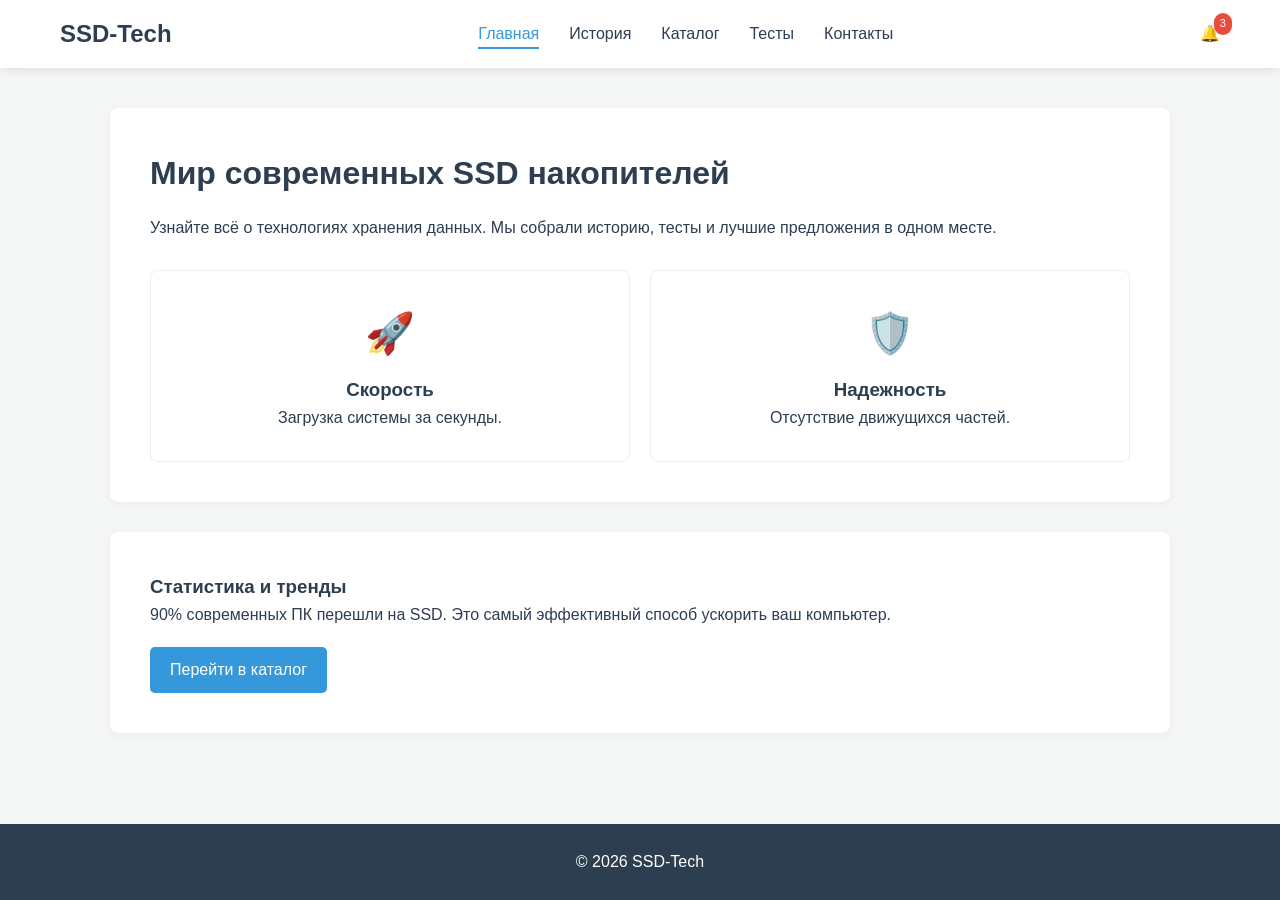
<file: index.html>
<!DOCTYPE html>
<html lang="ru">
<head>
    <meta charset="UTF-8">
    <meta name="viewport" content="width=device-width, initial-scale=1.0">
    <title>SSD Tech — Главная</title>
    <link rel="stylesheet" href="style.css">
</head>
<body>
    <header class="main-header">
        <div class="header-container">
            <div class="logo-wrapper"><span class="logo-text">SSD-Tech</span></div>
            <nav class="main-nav" id="navMenu">
                <ul>
                    <li><a href="index.html">Главная</a></li>
                    <li><a href="history.html">История</a></li>
                    <li><a href="catalog.html">Каталог</a></li>
                    <li><a href="performance.html">Тесты</a></li>
                    <li><a href="contacts.html">Контакты</a></li>
                </ul>
            </nav>
            <div class="notifications">
                <span>🔔</span><span class="badge">3</span>
            </div>
            <div class="burger-btn" onclick="toggleMenu()">
                <span></span><span></span><span></span>
            </div>
        </div>
    </header>

    <main class="content-container">
        <div class="content-block">
            <h2>Мир современных SSD накопителей</h2>
            <p>Узнайте всё о технологиях хранения данных. Мы собрали историю, тесты и лучшие предложения в одном месте.</p>
            
            <div class="card-section" style="margin-top: 30px;">
                <div class="ssd-card">
                    <div class="card-image">🚀</div>
                    <h3>Скорость</h3>
                    <p>Загрузка системы за секунды.</p>
                </div>
                <div class="ssd-card">
                    <div class="card-image">🛡️</div>
                    <h3>Надежность</h3>
                    <p>Отсутствие движущихся частей.</p>
                </div>
            </div>
        </div>

        <div class="content-block">
            <h3>Статистика и тренды</h3>
            <p style="margin-bottom: 20px;">90% современных ПК перешли на SSD. Это самый эффективный способ ускорить ваш компьютер.</p>
            <a href="catalog.html" class="btn-anim">Перейти в каталог</a>
        </div>
    </main>

    <footer class="main-footer">
        <p>© 2026 SSD-Tech</p>
    </footer>

    <script src="script.js"></script>
</body>
</html>
</file>
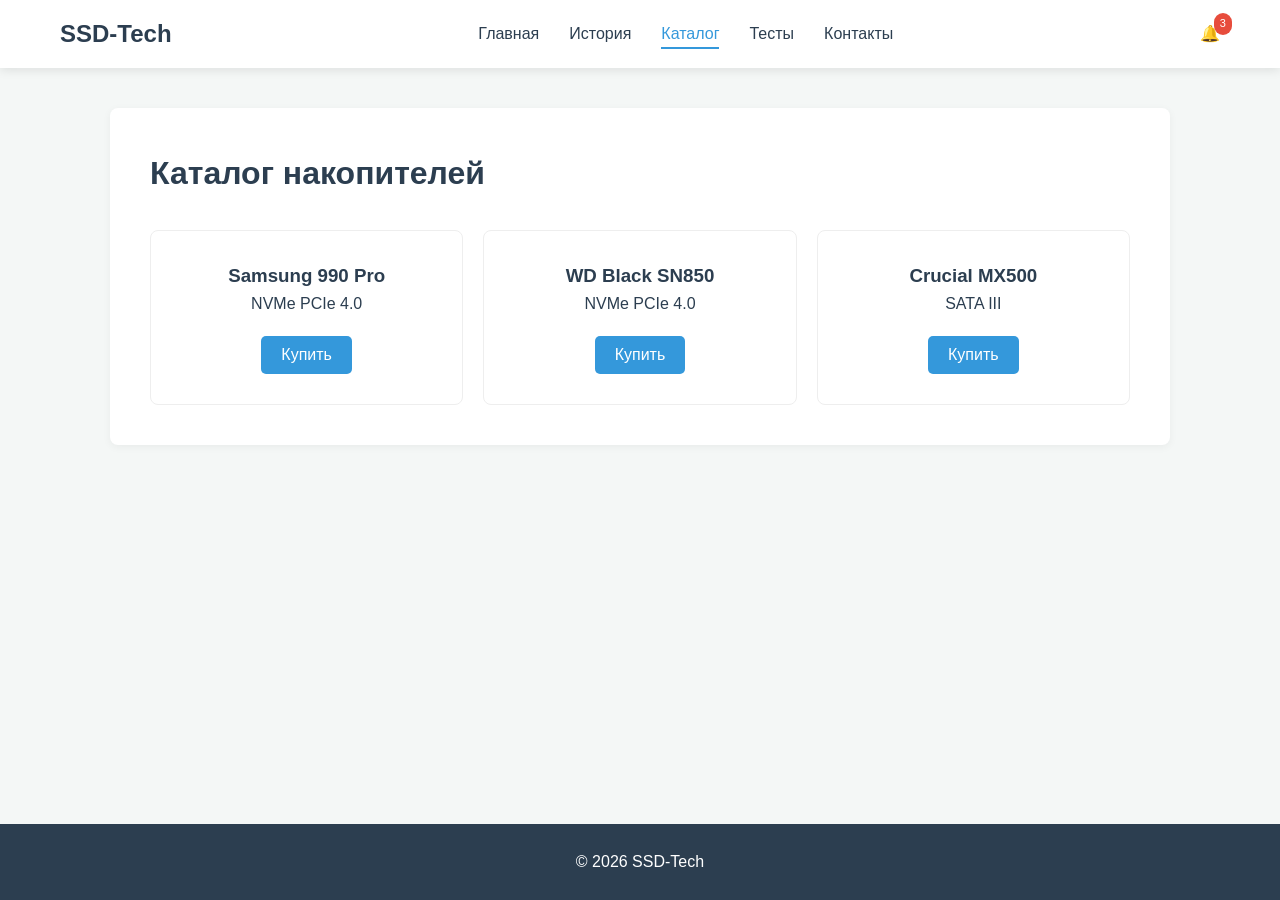
<file: catalog.html>
<!DOCTYPE html>
<html lang="ru">
<head>
    <meta charset="UTF-8">
    <meta name="viewport" content="width=device-width, initial-scale=1.0">
    <title>SSD Tech — Каталог</title>
    <link rel="stylesheet" href="style.css">
</head>
<body>
    <header class="main-header">
        <div class="header-container">
            <div class="logo-wrapper"><span class="logo-text">SSD-Tech</span></div>
            <nav class="main-nav" id="navMenu">
                <ul>
                    <li><a href="index.html">Главная</a></li>
                    <li><a href="history.html">История</a></li>
                    <li><a href="catalog.html">Каталог</a></li>
                    <li><a href="performance.html">Тесты</a></li>
                    <li><a href="contacts.html">Контакты</a></li>
                </ul>
            </nav>
            <div class="notifications">
                <span>🔔</span><span class="badge">3</span>
            </div>
            <div class="burger-btn" onclick="toggleMenu()">
                <span></span><span></span><span></span>
            </div>
        </div>
    </header>

    <main class="content-container">
        <div class="content-block">
            <h2>Каталог накопителей</h2>
            
            <div class="card-section" style="margin-top: 30px;">
                <div class="ssd-card">
                    <h3>Samsung 990 Pro</h3>
                    <p>NVMe PCIe 4.0</p>
                    <button class="btn-anim" style="margin-top: 20px;">Купить</button>
                </div>
                <div class="ssd-card">
                    <h3>WD Black SN850</h3>
                    <p>NVMe PCIe 4.0</p>
                    <button class="btn-anim" style="margin-top: 20px;">Купить</button>
                </div>
                <div class="ssd-card">
                    <h3>Crucial MX500</h3>
                    <p>SATA III</p>
                    <button class="btn-anim" style="margin-top: 20px;">Купить</button>
                </div>
            </div>
        </div>
    </main>

    <footer class="main-footer">
        <p>© 2026 SSD-Tech</p>
    </footer>

    <script src="script.js"></script>
</body>
</html>
</file>
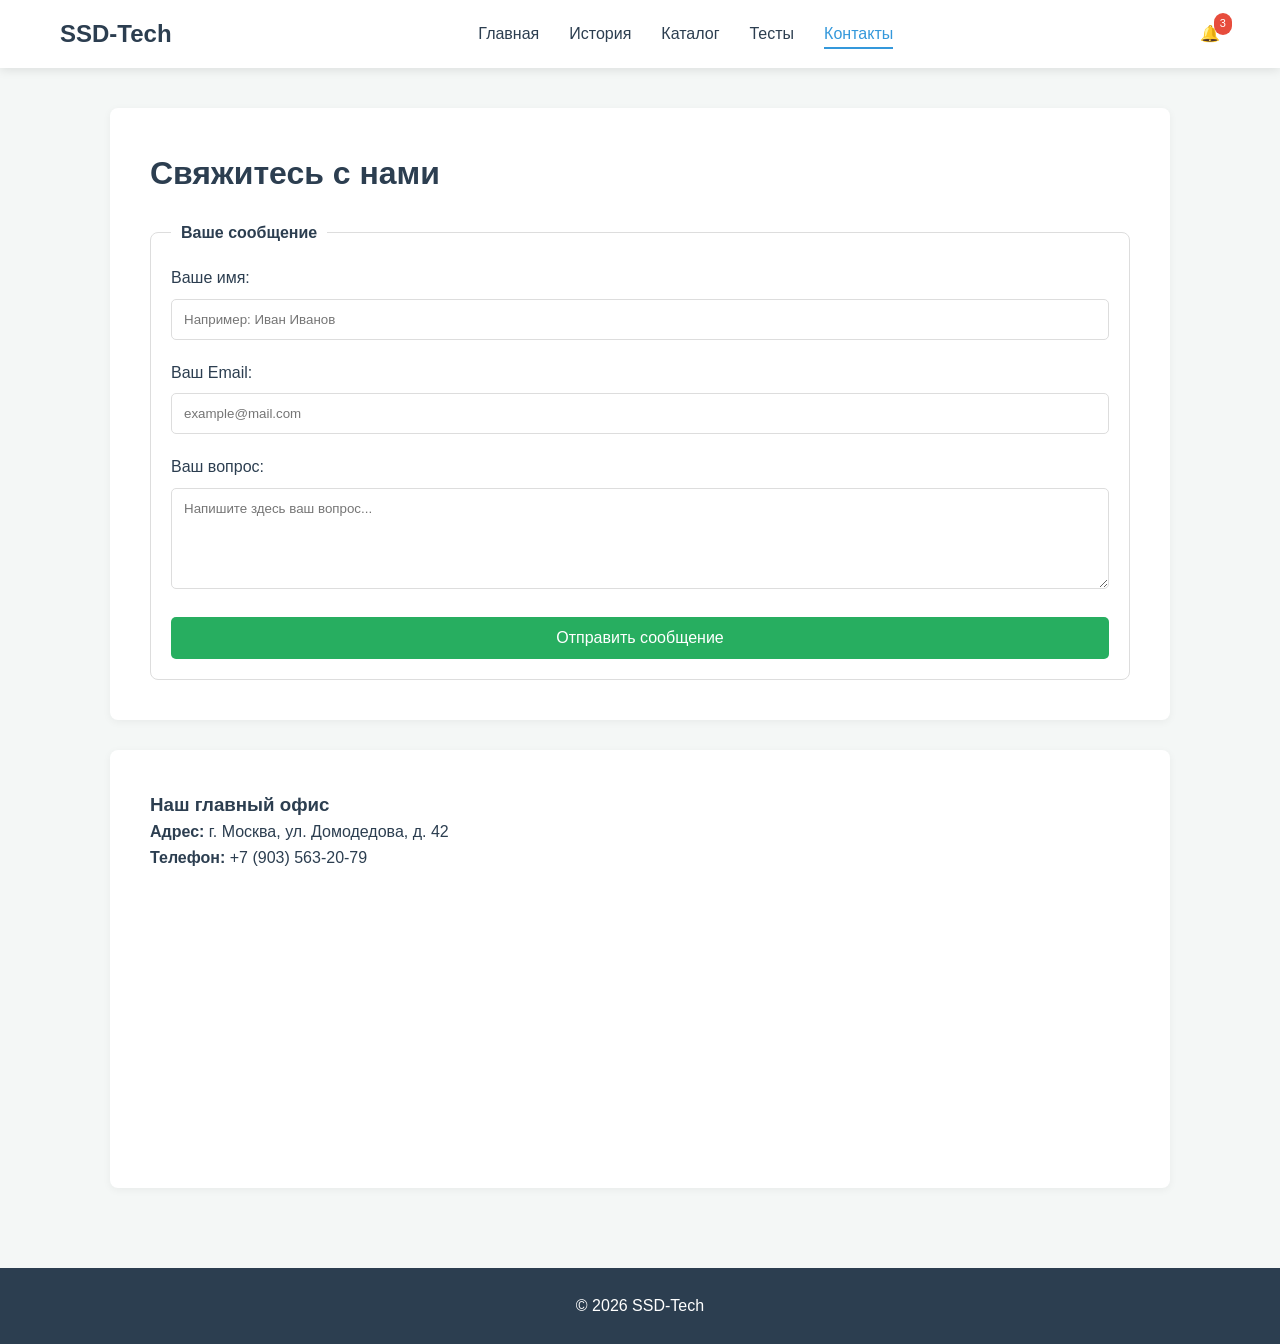
<file: contacts.html>
<!DOCTYPE html>
<html lang="ru">
<head>
    <meta charset="UTF-8">
    <meta name="viewport" content="width=device-width, initial-scale=1.0">
    <title>SSD Tech — Контакты</title>
    <link rel="stylesheet" href="style.css">
</head>
<body>
    <header class="main-header">
        <div class="header-container">
            <div class="logo-wrapper"><span class="logo-text">SSD-Tech</span></div>
            <nav class="main-nav" id="navMenu">
                <ul>
                    <li><a href="index.html">Главная</a></li>
                    <li><a href="history.html">История</a></li>
                    <li><a href="catalog.html">Каталог</a></li>
                    <li><a href="performance.html">Тесты</a></li>
                    <li><a href="contacts.html">Контакты</a></li>
                </ul>
            </nav>
            <div class="notifications">
                <span>🔔</span><span class="badge">3</span>
            </div>
            <div class="burger-btn" onclick="toggleMenu()">
                <span></span><span></span><span></span>
            </div>
        </div>
    </header>

    <main class="content-container">
        <div class="content-block">
            <h2>Свяжитесь с нами</h2>
            <fieldset style="border: 1px solid #ddd; padding: 20px; border-radius: 8px; margin-top: 20px;">
                <legend style="padding: 0 10px; font-weight: bold;">Ваше сообщение</legend>
                <form id="contactForm">
                    <div class="form-group">
                        <label>Ваше имя:</label>
                        <input type="text" id="userName" placeholder="Например: Иван Иванов" required>
                    </div>
                    <div class="form-group">
                        <label>Ваш Email:</label>
                        <input type="email" id="userEmail" placeholder="example@mail.com" required>
                    </div>
                    <div class="form-group">
                        <label>Ваш вопрос:</label>
                        <textarea rows="5" id="userMsg" placeholder="Напишите здесь ваш вопрос..." required></textarea>
                    </div>
                    <button type="submit" class="btn-green">Отправить сообщение</button>
                </form>
            </fieldset>
        </div>

        <div class="content-block">
            <h3>Наш главный офис</h3>
            <p><strong>Адрес:</strong> г. Москва, ул. Домодедова, д. 42</p>
            <p style="margin-bottom: 20px;"><strong>Телефон:</strong> +7 (903) 563-20-79</p>
            <iframe src="https://www.google.com/maps/embed?pb=!1m18!1m12!1m3!1d2245.1!2d37.6!3d55.7!2m3!1f0!2f0!3f0!3m2!1i1024!2i768!4f13.1!3m3!1m2!1s0x0%3A0x0!2zNTXCsDQyJzAwLjAiTiAzN8KwMzYnMDAuMCJF!5e0!3m2!1sru!2sru!4v123456789" width="100%" height="250" style="border:0; border-radius: 8px;" allowfullscreen="" loading="lazy"></iframe>
        </div>
    </main>

    <footer class="main-footer">
        <p>© 2026 SSD-Tech</p>
    </footer>

    <script src="script.js"></script>
</body>
</html>
</file>
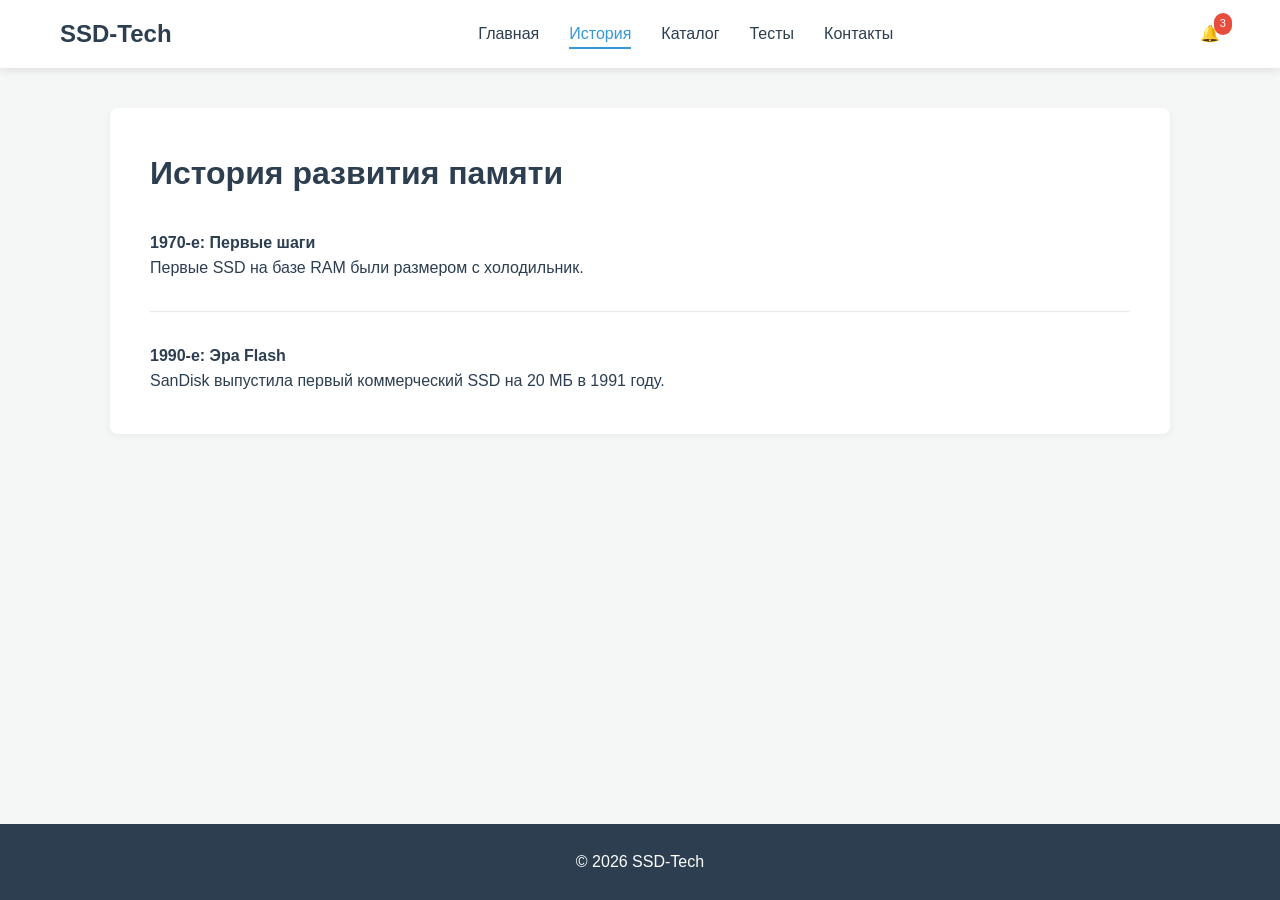
<file: history.html>
<!DOCTYPE html>
<html lang="ru">
<head>
    <meta charset="UTF-8">
    <meta name="viewport" content="width=device-width, initial-scale=1.0">
    <title>SSD Tech — История</title>
    <link rel="stylesheet" href="style.css">
</head>
<body>
    <header class="main-header">
        <div class="header-container">
            <div class="logo-wrapper"><span class="logo-text">SSD-Tech</span></div>
            <nav class="main-nav" id="navMenu">
                <ul>
                    <li><a href="index.html">Главная</a></li>
                    <li><a href="history.html">История</a></li>
                    <li><a href="catalog.html">Каталог</a></li>
                    <li><a href="performance.html">Тесты</a></li>
                    <li><a href="contacts.html">Контакты</a></li>
                </ul>
            </nav>
            <div class="notifications">
                <span>🔔</span><span class="badge">3</span>
            </div>
            <div class="burger-btn" onclick="toggleMenu()">
                <span></span><span></span><span></span>
            </div>
        </div>
    </header>

    <main class="content-container">
        <div class="content-block">
            <h2>История развития памяти</h2>
            
            <div style="margin-top: 30px;">
                <h4>1970-е: Первые шаги</h4>
                <p>Первые SSD на базе RAM были размером с холодильник.</p>
                <hr style="margin: 30px 0; opacity: 0.2;">
                
                <h4>1990-е: Эра Flash</h4>
                <p>SanDisk выпустила первый коммерческий SSD на 20 МБ в 1991 году.</p>
            </div>
        </div>
    </main>

    <footer class="main-footer">
        <p>© 2026 SSD-Tech</p>
    </footer>

    <script src="script.js"></script>
</body>
</html>
</file>
<file: style.css>
:root {
    --primary: #2c3e50;
    --accent: #3498db;
    --success: #27ae60;
    --bg: #f4f7f6;
    --white: #ffffff;
    --transition: all 0.3s ease;
}

* {
    box-sizing: border-box;
    margin: 0;
    padding: 0;
}

body {
    font-family: 'Segoe UI', Tahoma, Geneva, Verdana, sans-serif;
    background-color: var(--bg);
    color: var(--primary);
    line-height: 1.6;
    display: flex;
    flex-direction: column;
    min-height: 100vh;
}

.main-header {
    background-color: var(--white);
    box-shadow: 0 2px 10px rgba(0,0,0,0.1);
    position: sticky;
    top: 0;
    z-index: 1000;
    padding: 15px 0;
}

.header-container {
    max-width: 1200px;
    margin: 0 auto;
    display: flex;
    align-items: center;
    justify-content: space-between;
    padding: 0 20px;
}

.logo-text {
    font-size: 1.5rem;
    font-weight: bold;
    color: var(--primary);
}

.main-nav ul {
    display: flex;
    list-style: none;
    gap: 30px;
}

.main-nav a {
    text-decoration: none;
    color: var(--primary);
    font-weight: 500;
    padding-bottom: 5px;
    transition: var(--transition);
}

.main-nav a:hover, .main-nav a.active {
    color: var(--accent);
    border-bottom: 2px solid var(--accent);
}

.notifications {
    position: relative;
    cursor: pointer;
}

.badge {
    background: #e74c3c;
    color: white;
    font-size: 11px;
    padding: 2px 6px;
    border-radius: 10px;
    position: absolute;
    top: -8px;
    right: -12px;
}

main {
    flex: 1;
}

.content-container {
    max-width: 1100px;
    margin: 40px auto;
    padding: 0 20px;
    width: 100%;
    display: flex;
    flex-direction: column;
    gap: 30px;
}

.content-block {
    background: var(--white);
    border-radius: 8px;
    padding: 40px;
    box-shadow: 0 2px 8px rgba(0,0,0,0.05);
    width: 100%;
}

.content-block h2 {
    margin-bottom: 15px;
    font-size: 2rem;
}

.card-section {
    display: flex;
    flex-wrap: wrap;
    gap: 20px;
    justify-content: space-between;
}

.ssd-card {
    border: 1px solid #eee;
    padding: 30px;
    border-radius: 8px;
    text-align: center;
    flex: 1;
    min-width: 250px;
}

.ssd-card:hover {
    transform: translateY(-5px);
}

.card-image {
    font-size: 2.5rem;
    margin-bottom: 10px;
}

.btn-anim {
    background-color: var(--accent);
    color: white;
    border: none;
    padding: 10px 20px;
    border-radius: 5px;
    cursor: pointer;
    font-size: 1rem;
    text-decoration: none;
    display: inline-block;
}

.btn-green {
    background-color: var(--success);
    color: white;
    border: none;
    padding: 12px 20px;
    border-radius: 5px;
    cursor: pointer;
    font-size: 1rem;
    width: 100%;
}

.speed-table {
    width: 100%;
    border-collapse: collapse;
    margin-top: 20px;
}

.speed-table th, .speed-table td {
    padding: 15px;
    text-align: left;
    border-bottom: 1px solid #eee;
}

.speed-table th {
    background: var(--primary);
    color: white;
}

.speed-table tr.highlight {
    background: #f0f8ff;
}

.form-group {
    margin-bottom: 20px;
}

.form-group label {
    display: block;
    margin-bottom: 8px;
}

.form-group input, .form-group textarea {
    width: 100%;
    padding: 12px;
    border: 1px solid #ddd;
    border-radius: 5px;
    font-family: inherit;
}

.main-footer {
    background-color: var(--primary);
    color: var(--white);
    text-align: center;
    padding: 25px 20px;
    margin-top: 40px;
}

.burger-btn {
    display: none;
    flex-direction: column;
    gap: 5px;
    cursor: pointer;
}

.burger-btn span {
    width: 25px;
    height: 3px;
    background: var(--primary);
}

@media (max-width: 768px) {
    .main-nav {
        display: none;
    }
    .burger-btn {
        display: flex;
    }
    .main-nav.active {
        display: block;
        position: absolute;
        top: 60px;
        left: 0;
        width: 100%;
        background: white;
        padding: 20px;
        box-shadow: 0 5px 10px rgba(0,0,0,0.1);
    }
    .main-nav.active ul {
        flex-direction: column;
        align-items: center;
        gap: 15px;
    }
}
</file>
